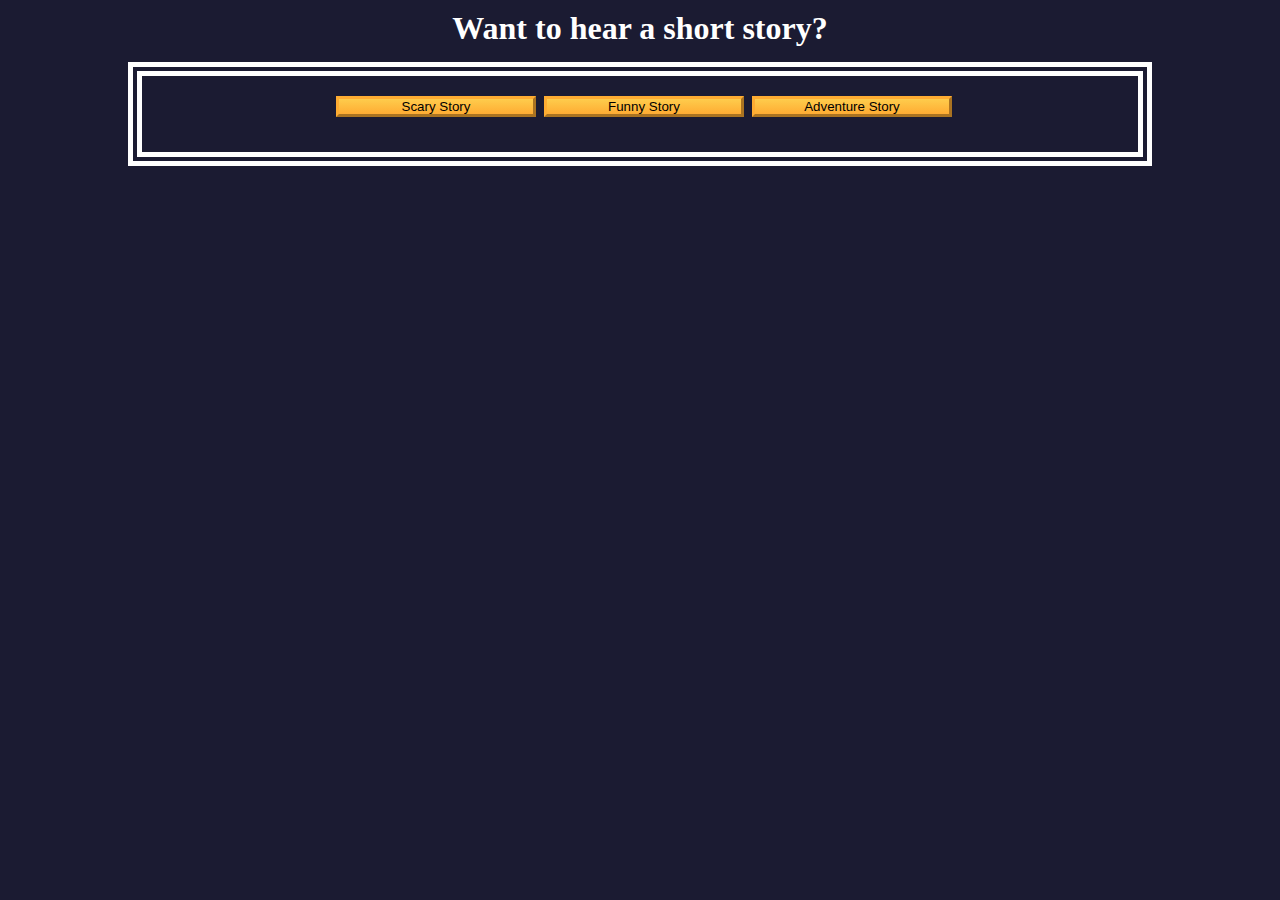
<file: DOM/index.html>
<!DOCTYPE html>
<html lang="en">

<head>
    <meta charset="UTF-8" />
    <meta name="viewport" content="width=device-width, initial-scale=1.0" />
    <title>Storytelling App</title>
    <link rel="stylesheet" href="./style.css" />
</head>

<body>

    <h1>Want to hear a short story?</h1>

    <main class="story-container">
        <div class="btn-container">
            <button class="btn" id="scary-btn">Scary Story</button>
            <button class="btn" id="funny-btn">Funny Story</button>
            <button class="btn" id="adventure-btn">Adventure Story</button>
        </div>
        <p id="result"></p>
    </main>
    <script src="./script.js"></script>
</body>
</html>
</file>
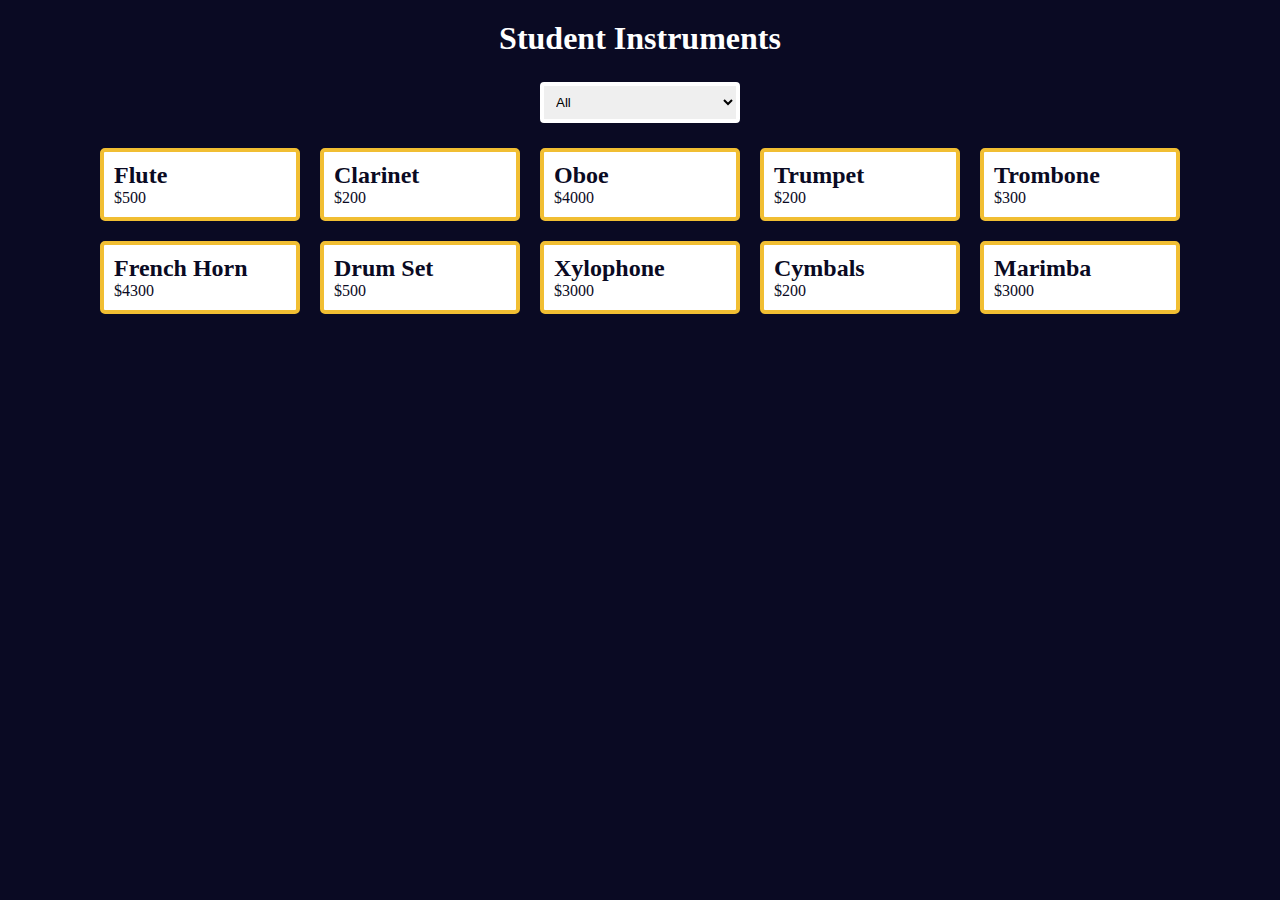
<file: Event/index.html>
<!DOCTYPE html>
<html lang="en">
  <head>
    <meta charset="UTF-8" />
    <meta name="viewport" content="width=device-width, initial-scale=1.0" />
    <title>Music Instruments product page</title>
    <link rel="stylesheet" href="./style.css" />
  </head>
  <body>
    <h1>Student Instruments</h1>

    <main>
      <select class="select-container">
        <option id="all" value="all">All</option>
        <option id="woodwinds" value="woodwinds">Woodwinds</option>
        <option id="brass" value="brass">Brass</option>
        <option id="percussion" value="percussion">Percussion</option>
      </select>

      <div class="products-container">
        <div class="card">
          <h2>Flute</h2>
          <p>$500</p>
        </div>
        <div class="card">
          <h2>Clarinet</h2>
          <p>$200</p>
        </div>
        <div class="card">
          <h2>Oboe</h2>
          <p>$4000</p>
        </div>

        <div class="card">
          <h2>Trumpet</h2>
          <p>$200</p>
        </div>
        <div class="card">
          <h2>Trombone</h2>
          <p>$300</p>
        </div>
        <div class="card">
          <h2>French Horn</h2>
          <p>$4300</p>
        </div>

        <div class="card">
          <h2>Drum Set</h2>
          <p>$500</p>
        </div>
        <div class="card">
          <h2>Xylophone</h2>
          <p>$3000</p>
        </div>
        <div class="card">
          <h2>Cymbals</h2>
          <p>$200</p>
        </div>
        <div class="card">
          <h2>Marimba</h2>
          <p>$3000</p>
        </div>
      </div>
    </main>
    <script src="./script.js"></script>
  </body>
</html>
</file>
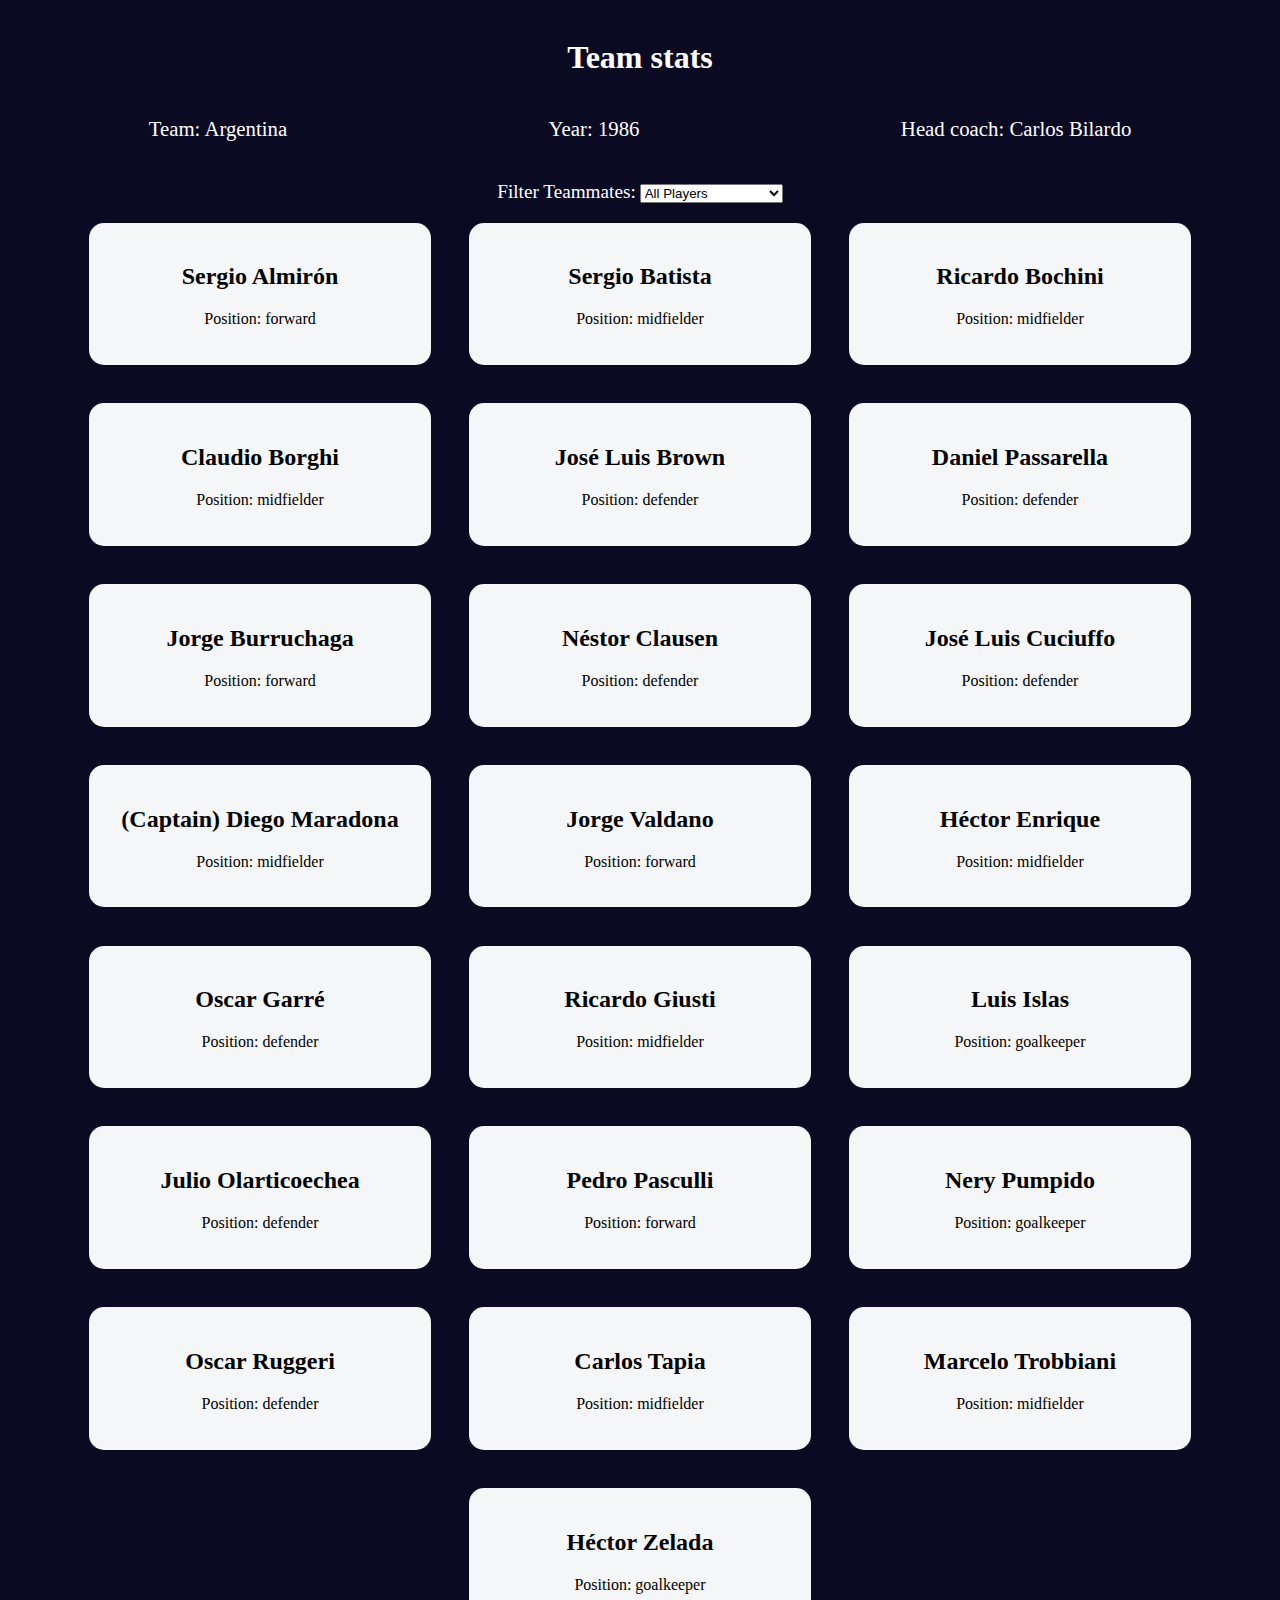
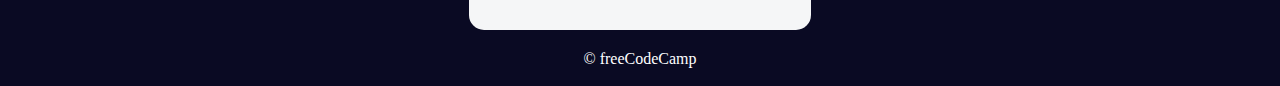
<file: FootballTeamCards/index.html>
<!DOCTYPE html>
<html lang="en">
  <head>
    <meta charset="UTF-8" />
    <meta http-equiv="X-UA-Compatible" content="IE=edge" />
    <meta name="viewport" content="width=device-width, initial-scale=1.0" />
    <title>
      Build a Set of Football Team Cards
    </title>
    <link rel="stylesheet" href="styles.css" />
  </head>
  <body>
    <h1 class="title">Team stats</h1>
    <main>
      <div class="team-stats">
        <p>Team: <span id="team"></span></p>
        <p>Year: <span id="year"></span></p>
        <p>Head coach: <span id="head-coach"></span></p>
      </div>
      <label class="options-label" for="players">Filter Teammates:</label>
      <select name="players" id="players">
        <option value="all">All Players</option>
        <option value="forward">Position Forward</option>
        <option value="midfielder">Position Midfielder</option>
        <option value="defender">Position Defender</option>
        <option value="goalkeeper">Position Goalkeeper</option>
      </select>
      <div class="cards" id="player-cards"></div>
    </main>
    <footer>&copy; freeCodeCamp</footer>
    <script src="./script.js"></script>
  </body>
</html>
</file>
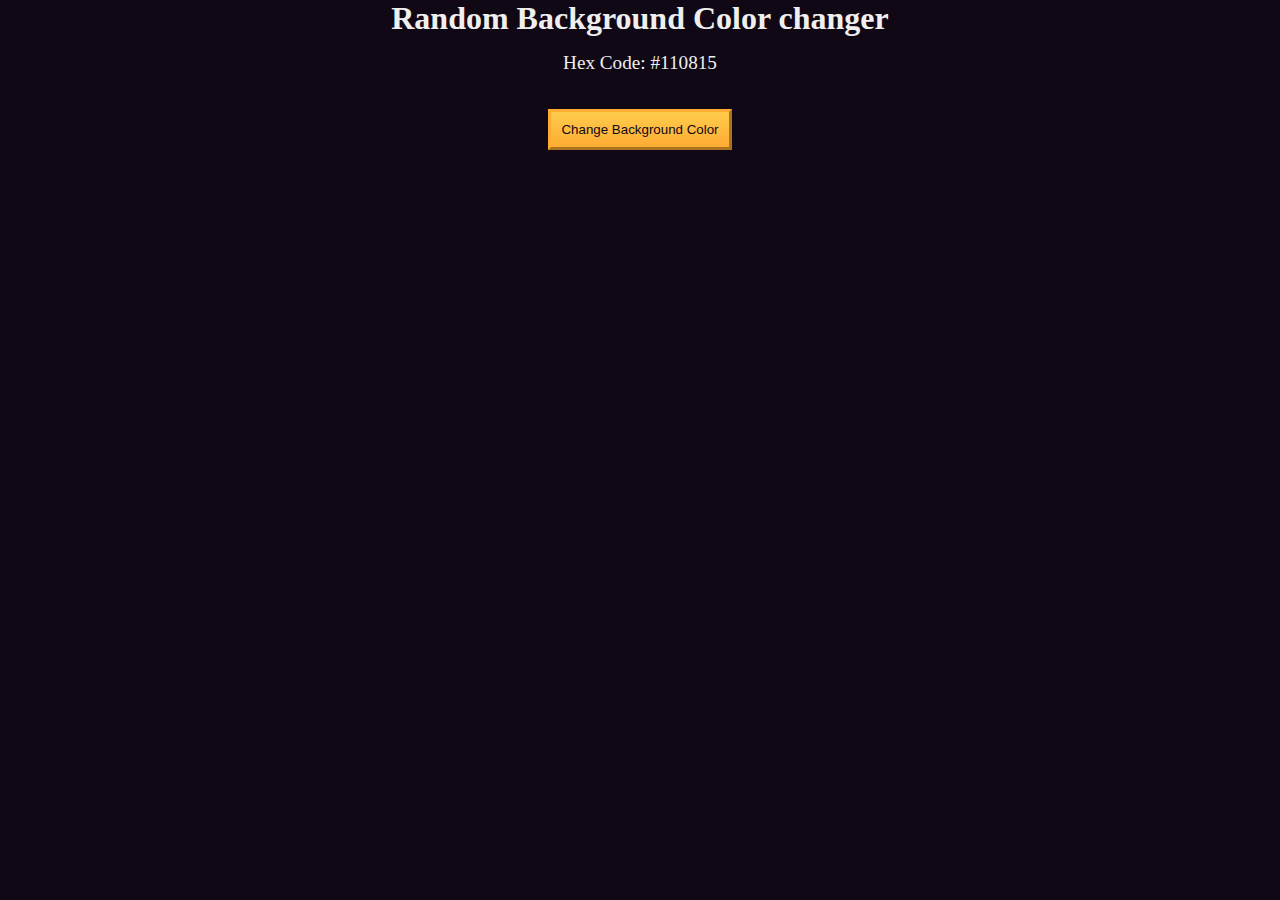
<file: RandomBackgroundColorChanger/index.html>
<!DOCTYPE html>
<html lang="en">

<head>
    <meta charset="UTF-8" />
    <meta name="viewport" content="width=device-width, initial-scale=1.0" />
    <title>Debug a random background color changer</title>
    <link rel="stylesheet" href="./styles.css" />
</head>

<body>
    <h1>Random Background Color changer</h1>

    <main>
        <section class="bg-information-container">
            <p>Hex Code: <span id="bg-hex-code">#110815</span></p>
        </section>

        <button class="btn" id="btn">Change Background Color</button>
    </main>
    <script src="./script.js"></script>
</body>

</html>
</file>
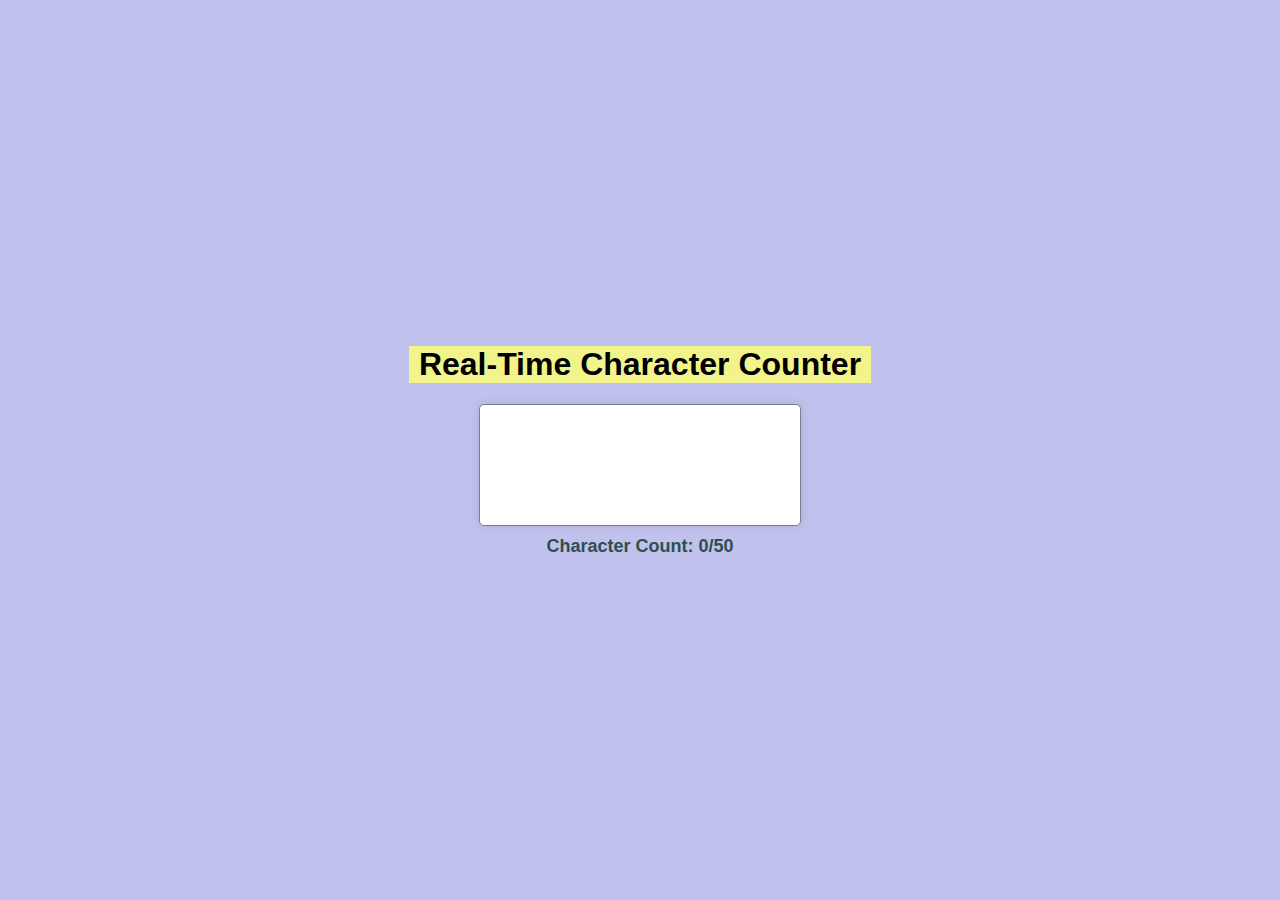
<file: ReatimeCounter/index.html>
<!DOCTYPE html>
<html lang="en">

<head>
    <meta charset="utf-8">
    <meta name="viewport" content="width=device-width, initial-scale=1.0">
    <title>Real Time Counter</title>
    <link rel="stylesheet" href="./styles.css" />
</head>
<body>
    <div class="container">      <h1>Real-Time Character Counter</h1>
        <textarea id="text-input" placeholder=""></textarea>
        <p id="char-count">Character Count: 0/50</p>
    </div>
 <script src="./script.js"></script>
</body>
</html>
</file>
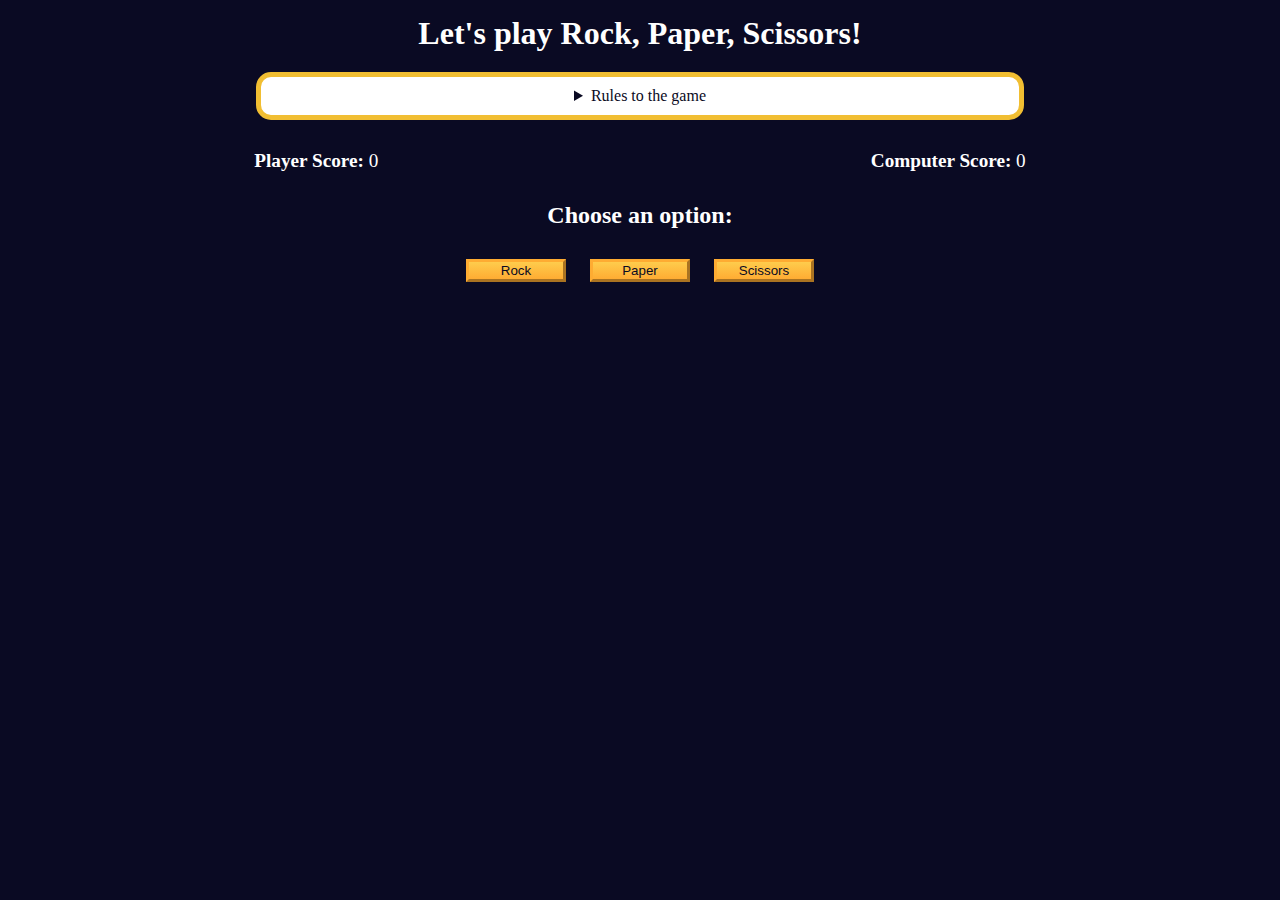
<file: RockPaperScissors/index.html>
<!DOCTYPE html>
<html lang="en">
  <head>
    <meta charset="UTF-8" />
    <meta name="viewport" content="width=device-width, initial-scale=1.0" />
    <title>Rock, Paper, Scissors game</title>
    <link rel="stylesheet" href="./styles.css" />
  </head>
  <body>
    <h1>Let's play Rock, Paper, Scissors!</h1>
    <main>
      <details class="rules-container">
        <summary>Rules to the game</summary>

        <p>You will be playing against the computer.</p>
        <p>You can choose between Rock, Paper, and Scissors.</p>
        <p>The first one to three points wins.</p>

        <p>Here are the rules to getting a point in the game:</p>
        <ul>
          <li>Rock beats Scissors</li>
          <li>Scissors beats Paper</li>
          <li>Paper beats Rock</li>
        </ul>
        <p>
          If the player and computer choose the same option (Ex. Paper and
          Paper), then no one gets the point.
        </p>
      </details>

      <div class="score-container">
        <strong
          >Player Score: <span class="score" id="player-score">0</span></strong
        >
        <strong
          >Computer Score:
          <span class="score" id="computer-score">0</span></strong
        >
      </div>

      <section class="options-container">
        <h2>Choose an option:</h2>
        <div class="btn-container">
          <button id="rock-btn" class="btn">Rock</button>
          <button id="paper-btn" class="btn">Paper</button>
          <button id="scissors-btn" class="btn">Scissors</button>
        </div>
      </section>

      <div class="results-container">
        <p id="results-msg"></p>
        <p id="winner-msg"></p>
        <button class="btn" id="reset-game-btn">Play again?</button>
      </div>
    </main>
    <script src="./script.js"></script>
  </body>
</html>
</file>
<file: DOM/style.css>
*,
*::before,
*::after {
    margin: 0;
    padding: 0;
    box-sizing: border-box;
}

:root {
    --dark-grey: #1b1b32;
    --black: #000;
    --white: #fff;
    --golden-yellow: #fecc4c;
    --yellow: #ffcc4c;
    --gold: #feac32;
    --orange: #ffac33;
    --dark-orange: #f89808;
}

body {
    background-color: var(--dark-grey);
    color: var(--white);
}

h1,
#result {
    text-align: center;
}

h1 {
    margin: 10px 0 15px;
}

.story-container {
    margin: auto;
    padding: 10px;
    width: 80%;
    border-style: double;
    border-width: 14px;
    border-color: var(--white);
}

.btn-container {
    display: flex;
    flex-direction: column;
    justify-content: center;
    align-items: center;
}

@media (min-width: 760px) {
    .btn-container {
        flex-direction: row;
    }
}

#result {
    margin-top: 15px;
    font-size: 1.2rem;
    line-height: 30px;
}

.btn {
    cursor: pointer;
    width: 200px;
    margin: 10px 0 10px 0.5rem;
    color: var(--black);
    background-color: var(--gold);
    background-image: linear-gradient(var(--golden-yellow), var(--orange));
    border-color: var(--gold);
    border-width: 3px;
}

.btn:hover {
    background-image: linear-gradient(var(--yellow), var(--dark-orange));
}
</file>
<file: Event/style.css>
*,
*::before,
*::after {
  margin: 0;
  padding: 0;
  box-sizing: border-box;
}

:root {
  --dark-grey: #0a0a23;
  --white: #ffffff;
  --yellow: #f1be32;
}

body {
  background-color: var(--dark-grey);
  color: var(--white);
}

h1 {
  text-align: center;
  margin-top: 20px;
}

.select-container {
  display: block;
  margin: 25px auto;
  padding: 8px;
  border: 4px solid var(--white);
  border-radius: 4px;
  width: 200px;
}

.products-container {
  display: flex;
  flex-direction: column;
  flex-wrap: wrap;
  align-items: center;
  justify-content: center;
  gap: 20px;
}

@media (min-width: 760px) {
  .products-container {
    flex-direction: row;
  }
}

.card {
  background-color: var(--white);
  color: var(--dark-grey);
  border: 4px solid var(--yellow);
  border-radius: 5px;
  padding: 10px;
  width: 200px;
}
</file>
<file: FootballTeamCards/styles.css>
*::before,
*::after {
  box-sizing: border-box;
  margin: 0;
  padding: 0;
}

:root {
  --dark-grey: #0a0a23;
  --light-grey: #f5f6f7;
  --white: #ffffff;
  --black: #000;
}

body {
  background-color: var(--dark-grey);
  text-align: center;
  padding: 10px;
}

.title,
.options-label,
.team-stats,
footer {
  color: var(--white);
}

.title {
  margin: 1.3rem 0;
}

.team-stats {
  display: flex;
  justify-content: space-around;
  flex-wrap: wrap;
  font-size: 1.3rem;
  margin: 1.2rem 0;
}

.options-label {
  font-size: 1.2rem;
}

.cards {
  display: flex;
  flex-wrap: wrap;
  justify-content: center;
  align-items: center;
}

.player-card {
  background-color: var(--light-grey);
  padding: 1.3rem;
  margin: 1.2rem;
  width: 300px;
  border-radius: 15px;
}

@media (max-width: 768px) {
  .team-stats {
    flex-direction: column;
  }
}
</file>
<file: RandomBackgroundColorChanger/styles.css>
*,
*::before,
*::after {
    margin: 0;
    padding: 0;
    box-sizing: border-box;
}

:root {
    --yellow: #f1be32;
    --golden-yellow: #feac32;
    --dark-purple: #110815;
    --light-grey: #efefef;
}

body {
    background-color: var(--dark-purple);
    color: var(--light-grey);
    text-align: center;
}

.bg-information-container {
    margin: 15px 0 25px;
    font-size: 1.2rem;
}

.btn {
    cursor: pointer;
    padding: 10px;
    margin: 10px;
    color: var(--dark-purple);
    background-color: var(--golden-yellow);
    background-image: linear-gradient(#fecc4c, #ffac33);
    border-color: var(--golden-yellow);
    border-width: 3px;
}

.btn:hover {
    background-image: linear-gradient(#ffcc4c, #f89808);
}
</file>
<file: ReatimeCounter/styles.css>
body {
    display: flex;
justify-content: center;
    align-items: center;
    height: 100vh;
    font-family: Arial, sans-serif;
    background-color: #c0c1ec;
    margin: 0;
}

h1{
    background-color: #f2f48b;
    padding-left: 10px;
    padding-right: 10px;
}
.container {
    text-align: center;
}

textarea {
    width: 300px;
    height: 100px;
    font-size: 18px;
    padding: 10px;
    border: 1px solid #ccc;
    border-radius: 5px;
    resize: none;
    display: block;
    margin: 0 auto;
    border: 1px solid slategray;
    box-shadow: 0 0 10px rgba(0, 0, 0, 0.1);
}

textarea:focus {
    outline: none;
    border-color: #f2f48b;
}

#char-count {
    margin-top: 10px;
    font-size: 18px;
    color: darkslategray;
    font-weight: bold;
}
</file>
<file: RockPaperScissors/styles.css>
*::before,
*::after {
  margin: 0;
  padding: 0;
  box-sizing: border-box;
}

:root {
  --very-dark-blue: #0a0a23;
  --white: #ffffff;
  --yellow: #f1be32;
  --golden-yellow: #feac32;
}

body {
  background-color: var(--very-dark-blue);
  text-align: center;
  color: var(--white);
}

h1 {
  margin: 15px 0 20px;
}

.btn {
  cursor: pointer;
  width: 100px;
  margin: 10px;
  color: var(--very-dark-blue);
  background-color: var(--golden-yellow);
  background-image: linear-gradient(#fecc4c, #ffac33);
  border-color: var(--golden-yellow);
  border-width: 3px;
}

.btn:hover {
  background-image: linear-gradient(#ffcc4c, #f89808);
}

.rules-container {
  padding: 10px 0;
  margin: auto;
  border-radius: 15px;
  border: 5px solid var(--yellow);
  background-color: var(--white);
  color: var(--very-dark-blue);
}

.rules-container ul {
  list-style-type: none;
}

.rules-container p {
  margin: 10px 0;
}

@media (min-width: 760px) {
  .rules-container {
    width: 60%;
  }
}

.score-container {
  display: flex;
  justify-content: space-around;
  margin: 30px 0;
  font-size: 1.2rem;
}

.score {
  font-weight: 500;
}

.results-container {
  font-size: 1.3rem;
  margin: 15px 0;
}

#winner-msg {
  margin-top: 25px;
}

#reset-game-btn {
  display: none;
  margin: 20px auto;
}
</file>
